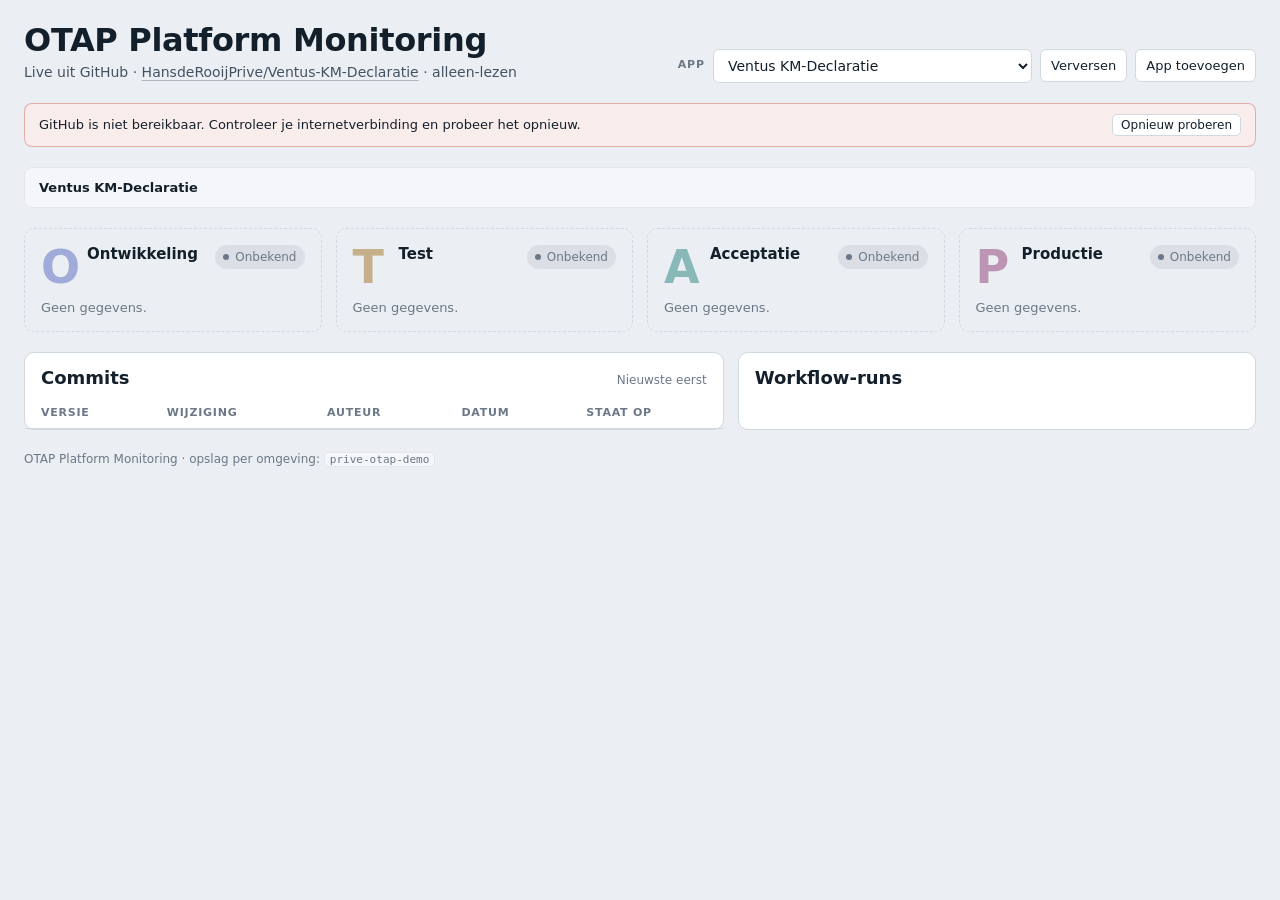
<file: index.html>
<!DOCTYPE html>
<html lang="nl">
<head>
<meta charset="utf-8">
<meta name="viewport" content="width=device-width, initial-scale=1, viewport-fit=cover">
<meta name="color-scheme" content="light dark">
<title>OTAP Platform Monitoring</title>
<meta name="theme-color" content="#2563eb">
<meta name="mobile-web-app-capable" content="yes">
<meta name="apple-mobile-web-app-capable" content="yes">
<meta name="apple-mobile-web-app-title" content="OTAP Monitor">
<link rel="apple-touch-icon" href="[data-uri]">
<link rel="icon" href="[data-uri]">
<link rel="manifest" href='data:application/manifest+json,{"name":"OTAP%20Platform%20Monitoring","short_name":"OTAP%20Monitor","display":"standalone","start_url":".","icons":[{"src":"[data-uri]","sizes":"256x256","type":"image/png"}]}'>
<style>:root { --merk: #2563eb; --merk-donker: #1e40af; --merk-licht: #3b82f6; }
:root {
  --bg: #EBEFF3; --surface: #FFFFFF; --surface-2: #F4F6F9; --ink: #13202C; --ink-2: #435263; --ink-3: #6B7887;
  --line: #D0D8E0; --line-2: #E2E7EC;
  --o: #4859BD; --t: #9A660E; --a: #12766F; --p: #872A69;
  --ok: #21804A; --warn: #A96400; --bad: #BA372B;
  --btn: #13202C; --btn-ink: #FFFFFF; --prod-ink: #FFFFFF; --focus: #4859BD;
  --shadow: 0 1px 2px rgba(19,32,44,.06), 0 6px 20px -12px rgba(19,32,44,.25);
  /* verkeersbord-achtige display (DIN), rest systeemfonts: geen externe fonts nodig */
  --display: "Bahnschrift", "DIN Alternate", "Segoe UI Variable Display", system-ui, sans-serif;
  --sans: system-ui, -apple-system, "Segoe UI", Roboto, sans-serif;
  --mono: ui-monospace, "Cascadia Mono", "SF Mono", Consolas, monospace;
}
@media (prefers-color-scheme: dark) {
  :root {
    --bg: #0E141A; --surface: #161F28; --surface-2: #1B2631; --ink: #E4EAF0; --ink-2: #A6B3C0; --ink-3: #76848F;
    --line: #2A3643; --line-2: #222D38;
    --o: #909CF2; --t: #E2AA4C; --a: #4EC0B7; --p: #D97DB7;
    --ok: #58C27C; --warn: #E6A63A; --bad: #EE6B5F;
    --btn: #E4EAF0; --btn-ink: #0E141A; --prod-ink: #1A0E16; --focus: #909CF2;
    --shadow: 0 1px 2px rgba(0,0,0,.3), 0 8px 24px -14px rgba(0,0,0,.6);
  }
}
* { box-sizing: border-box; }
body { margin: 0; background: var(--bg); color: var(--ink); font: 14px/1.5 var(--sans); -webkit-font-smoothing: antialiased; }
button { font: inherit; color: inherit; }
:focus-visible { outline: 2px solid var(--focus); outline-offset: 2px; border-radius: 4px; }
code { font-family: var(--mono); background: var(--surface-2); border: 1px solid var(--line-2); padding: 0 5px; border-radius: 4px; font-size: .92em; }
.mono { font-family: var(--mono); font-variant-numeric: tabular-nums; }
.wrap { max-width: 1360px; margin: 0 auto; padding: 24px 24px 40px; display: flex; flex-direction: column; gap: 20px; }

/* kop */
header { display: flex; flex-wrap: wrap; gap: 16px 32px; align-items: flex-end; justify-content: space-between; }
.brand { display: flex; flex-direction: column; gap: 4px; }
.brand h1 { margin: 0; font: 700 32px/1.05 var(--display); letter-spacing: -.01em; text-wrap: balance; }
.brand p { margin: 0; color: var(--ink-2); }
#env-badge:not(:empty) { display: inline-block; vertical-align: 6px; background: var(--merk); color: #fff;
  padding: 3px 9px; border-radius: 999px; font: 700 12px/1.2 var(--sans); letter-spacing: .06em; }
.demo-tag { display: inline-block; font: 500 11px/1 var(--mono); letter-spacing: .06em; text-transform: uppercase; color: var(--ink-3);
  border: 1px dashed var(--line); padding: 4px 6px; border-radius: 4px; margin-left: 6px; vertical-align: 1px; }
.controls { display: flex; flex-wrap: wrap; gap: 8px; align-items: center; }
.toggle { display: inline-flex; align-items: center; gap: 8px; background: var(--surface); border: 1px solid var(--line); border-radius: 999px;
  padding: 6px 12px 6px 8px; cursor: pointer; font-size: 13px; color: var(--ink-2); }
.toggle:hover { border-color: var(--ink-3); }
.toggle .sw { width: 26px; height: 16px; border-radius: 999px; background: var(--line); position: relative; transition: background .15s; }
.toggle .sw::after { content: ""; position: absolute; top: 2px; left: 2px; width: 12px; height: 12px; border-radius: 50%; background: var(--surface); transition: transform .15s; }
.toggle[aria-pressed="true"] { color: var(--ink); }
.toggle[aria-pressed="true"] .sw { background: var(--tc, var(--ok)); }
.toggle[aria-pressed="true"] .sw::after { transform: translateX(10px); }
.linkbtn { background: none; border: 0; color: var(--ink-3); cursor: pointer; font-size: 13px; padding: 6px 8px; text-decoration: underline; text-underline-offset: 3px; }
.linkbtn:hover:not(:disabled) { color: var(--ink); }
.linkbtn:disabled { cursor: not-allowed; opacity: .5; }

.summary { display: flex; flex-wrap: wrap; gap: 6px 20px; color: var(--ink-2); font-size: 13px; padding: 10px 14px;
  background: var(--surface-2); border: 1px solid var(--line-2); border-radius: 8px; }
.summary b { color: var(--ink); font-weight: 600; }

/* omgevingen */
.lanes { display: grid; grid-template-columns: repeat(4, minmax(0, 1fr)); gap: 14px; }
.lane { background: var(--surface); border: 1px solid var(--line); border-radius: 10px; display: flex; flex-direction: column; box-shadow: var(--shadow); min-width: 0; }
.lane.is-prod { border-color: color-mix(in srgb, var(--p) 45%, var(--line)); }
.lane-head { display: flex; gap: 12px; align-items: flex-start; padding: 16px 16px 12px; }
.glyph { font: 700 46px/.8 var(--display); color: var(--env); width: 34px; flex: none; padding-top: 4px; }
.lane-title { flex: 1; min-width: 0; }
.lane-title h2 { margin: 0; font: 600 15px/1.3 var(--sans); }
.lane-title .host { font: 12px/1.4 var(--mono); color: var(--ink-3); overflow-wrap: anywhere; }
.pill { display: inline-flex; align-items: center; gap: 6px; font-size: 12px; font-weight: 500; padding: 3px 8px; border-radius: 999px; white-space: nowrap;
  background: color-mix(in srgb, var(--c) 13%, transparent); color: var(--c); }
.pill::before { content: ""; width: 6px; height: 6px; border-radius: 50%; background: currentColor; }
.pill.busy::before { animation: pulse 1s ease-in-out infinite; }
@keyframes pulse { 50% { opacity: .25; } }

.lane-body { padding: 0 16px 14px; display: flex; flex-direction: column; gap: 12px; flex: 1; }
.ver { display: flex; flex-direction: column; gap: 2px; }
.ver-btn { all: unset; cursor: pointer; font: 500 24px/1.15 var(--mono); letter-spacing: -.02em; font-variant-numeric: tabular-nums;
  border-radius: 4px; align-self: flex-start; border-bottom: 2px solid transparent; }
.ver-btn:hover { border-bottom-color: var(--line); }
.ver-btn.sel { border-bottom-color: var(--env); }
.ver-btn:focus-visible { outline: 2px solid var(--focus); outline-offset: 2px; }
.ver-meta { font-size: 12px; color: var(--ink-3); }
.ver-meta .mono { color: var(--ink-2); }
.note { font-size: 12px; line-height: 1.45; padding: 8px 10px; border-radius: 6px; background: color-mix(in srgb, var(--bad) 10%, transparent); color: var(--ink); }
.note b { color: var(--bad); }

.steps { list-style: none; margin: 0; padding: 10px 12px; display: flex; flex-direction: column; gap: 5px; background: var(--surface-2); border-radius: 6px; font-size: 12.5px; }
.steps .hd { font-size: 12px; color: var(--ink-2); margin-bottom: 2px; }
.steps li { display: flex; gap: 8px; align-items: center; color: var(--ink-3); }
.steps li i { font-style: normal; width: 14px; text-align: center; font-family: var(--mono); flex: none; }
.steps li.done { color: var(--ink-2); } .steps li.done i { color: var(--ok); }
.steps li.now { color: var(--ink); font-weight: 500; } .steps li.now i { color: var(--env); animation: pulse 1s infinite; }
.steps li.fail { color: var(--bad); font-weight: 500; }

.facts { display: grid; grid-template-columns: auto 1fr; gap: 4px 12px; margin: 0; font-size: 12.5px; }
.facts dt { color: var(--ink-3); } .facts dd { margin: 0; color: var(--ink-2); min-width: 0; overflow-wrap: anywhere; }
.metric { display: flex; align-items: flex-end; gap: 10px; }
.metric .num { font: 500 13px/1 var(--mono); color: var(--ink); white-space: nowrap; }
.metric .num small { color: var(--ink-3); font-weight: 400; }
.spark { flex: 1; height: 26px; min-width: 0; }
.spark svg { width: 100%; height: 100%; display: block; overflow: visible; }

.gate { border-top: 1px dashed var(--line); padding: 12px 16px 16px; display: flex; flex-direction: column; gap: 10px;
  background: color-mix(in srgb, var(--env) 4%, transparent); border-radius: 0 0 10px 10px; }
.gate-hd { display: flex; justify-content: space-between; align-items: baseline; gap: 8px; }
.gate-hd span { font-size: 11px; font-weight: 600; letter-spacing: .08em; text-transform: uppercase; color: var(--ink-3); }
.gate-hd em { font-style: normal; font-size: 12px; color: var(--ink-3); }
.checks { list-style: none; margin: 0; padding: 0; display: flex; flex-direction: column; gap: 6px; font-size: 12.5px; }
.checks li { display: flex; gap: 8px; align-items: flex-start; color: var(--ink-2); }
.checks li .ic { flex: none; width: 16px; height: 16px; border-radius: 50%; display: grid; place-items: center; font: 600 10px/1 var(--mono); margin-top: 1px; }
.checks li.ok .ic { background: color-mix(in srgb, var(--ok) 16%, transparent); color: var(--ok); }
.checks li.no .ic { background: color-mix(in srgb, var(--warn) 16%, transparent); color: var(--warn); }
.checks li.run .ic { background: color-mix(in srgb, var(--env) 16%, transparent); color: var(--env); animation: pulse 1s infinite; }
.checks li .lbl { flex: 1; min-width: 0; }
.mini { flex: none; border: 1px solid var(--line); background: var(--surface); border-radius: 5px; padding: 1px 8px; font-size: 12px; cursor: pointer; color: var(--ink); }
.mini:hover { border-color: var(--ink-3); }
.btn { display: flex; align-items: center; justify-content: center; gap: 8px; width: 100%; border: 0; border-radius: 6px; padding: 9px 12px;
  font-weight: 500; font-size: 13px; cursor: pointer; background: var(--btn); color: var(--btn-ink); }
.btn:hover:not(:disabled) { filter: brightness(1.15); }
.btn.prod { background: var(--p); color: var(--prod-ink); }
.btn.ghost { background: transparent; color: var(--ink); border: 1px solid var(--line); }
.btn.ghost:hover:not(:disabled) { border-color: var(--ink-3); filter: none; }
.btn:disabled { cursor: not-allowed; background: var(--surface-2); color: var(--ink-3); border: 1px solid var(--line-2); }
.why { font-size: 12px; color: var(--ink-3); margin: -4px 0 0; }

/* releases + logboek */
.lower { display: grid; grid-template-columns: minmax(0, 1.35fr) minmax(0, 1fr); gap: 14px; }
.panel { background: var(--surface); border: 1px solid var(--line); border-radius: 10px; min-width: 0; display: flex; flex-direction: column; }
.panel-hd { display: flex; justify-content: space-between; align-items: baseline; padding: 14px 16px 10px; gap: 12px; }
.panel-hd h2 { margin: 0; font: 700 18px/1.2 var(--display); }
.panel-hd span { font-size: 12px; color: var(--ink-3); }
.tbl-wrap { overflow-x: auto; }
table { width: 100%; border-collapse: collapse; font-size: 13px; }
th { text-align: left; font-size: 11px; font-weight: 600; letter-spacing: .07em; text-transform: uppercase; color: var(--ink-3); padding: 6px 16px; border-bottom: 1px solid var(--line); }
td { padding: 9px 16px; border-bottom: 1px solid var(--line-2); white-space: nowrap; color: var(--ink-2); }
tbody tr { cursor: pointer; }
tbody tr:hover td { background: var(--surface-2); }
tbody tr.sel td { background: color-mix(in srgb, var(--o) 8%, transparent); }
tbody tr.sel td:first-child { box-shadow: inset 3px 0 0 var(--ink); }
td.v { font: 500 13px var(--mono); color: var(--ink); }
.pips { display: inline-flex; gap: 3px; }
.pip { width: 20px; height: 20px; border-radius: 4px; display: grid; place-items: center; font: 700 11px/1 var(--display); color: var(--ink-3); border: 1px solid var(--line-2); }
.pip.on { background: color-mix(in srgb, var(--env) 16%, transparent); color: var(--env); border-color: transparent; }
.pip.here { background: var(--env); color: var(--surface); border-color: transparent; }
.detail { padding: 14px 16px 16px; border-top: 1px solid var(--line); display: flex; flex-direction: column; gap: 8px; }
.detail h3 { margin: 0; font: 600 14px var(--sans); }
.detail h3 .mono { font-weight: 500; }
.detail ul { margin: 0; padding: 0; list-style: none; display: flex; flex-direction: column; gap: 5px; }
.detail li { display: flex; gap: 10px; font-size: 13px; color: var(--ink-2); }
.detail li .mono { color: var(--ink-3); flex: none; width: 62px; }

.log { list-style: none; margin: 0; padding: 0 8px 12px; overflow-y: auto; max-height: 430px; }
.log li { display: grid; grid-template-columns: 86px 22px 1fr; gap: 8px; align-items: start; padding: 7px 8px; border-radius: 6px; font-size: 13px; color: var(--ink-2); }
.log li.new { animation: flash 1.6s ease-out; }
@keyframes flash { from { background: color-mix(in srgb, var(--ok) 14%, transparent); } to { background: transparent; } }
.log time { font: 12px/1.6 var(--mono); color: var(--ink-3); white-space: nowrap; }
.log .e { width: 20px; height: 20px; border-radius: 4px; display: grid; place-items: center; font: 700 11px/1 var(--display);
  background: color-mix(in srgb, var(--env) 16%, transparent); color: var(--env); }
.log li.bad .txt { color: var(--bad); }
.log li.warn .txt { color: var(--warn); }
.voet { font-size: 12px; color: var(--ink-3); }

/* app-kiezer + live overzicht */
[hidden] { display: none !important; }
.view { display: flex; flex-direction: column; gap: 20px; }
.lnk { color: inherit; text-decoration: underline; text-decoration-color: color-mix(in srgb, currentColor 35%, transparent); text-underline-offset: 3px; }
.lnk:hover { text-decoration-color: currentColor; }
.kiezer { display: flex; flex-wrap: wrap; gap: 8px; align-items: center; }
.kiezer label { font-size: 11px; font-weight: 600; letter-spacing: .08em; text-transform: uppercase; color: var(--ink-3); }
.kiezer select { font: 500 14px/1.2 var(--sans); color: var(--ink); background: var(--surface); border: 1px solid var(--line); border-radius: 6px;
  padding: 7px 10px; min-width: 240px; max-width: 100%; }
.kiezer .mini, .toevoeg .mini { padding: 6px 10px; font-size: 13px; border-radius: 6px; }
.toevoeg { display: flex; flex-wrap: wrap; gap: 8px 10px; align-items: center; padding: 12px 14px; background: var(--surface); border: 1px solid var(--line); border-radius: 8px; }
.toevoeg label { font-weight: 600; font-size: 13px; }
.toevoeg input { font: 14px/1.2 var(--mono); color: var(--ink); background: var(--surface-2); border: 1px solid var(--line); border-radius: 6px; padding: 7px 10px; min-width: min(360px, 100%); }
.toevoeg .hint { font-size: 12px; color: var(--ink-3); flex-basis: 100%; }
.fout-tekst { font-size: 12.5px; color: var(--bad); }
.fout-tekst:empty { display: none; }
#live-status:empty { display: none; }
.melding { display: flex; flex-wrap: wrap; gap: 8px 16px; align-items: center; justify-content: space-between; padding: 10px 14px; border-radius: 8px; font-size: 13px; }
.melding.laden { background: var(--surface-2); color: var(--ink-2); border: 1px solid var(--line-2); }
.melding.fout { background: color-mix(in srgb, var(--bad) 9%, var(--surface)); color: var(--ink); border: 1px solid color-mix(in srgb, var(--bad) 35%, transparent); }
.ver-txt { font: 500 24px/1.15 var(--mono); letter-spacing: -.02em; font-variant-numeric: tabular-nums; }
.msg { margin: 0; font-size: 13px; color: var(--ink-2); display: -webkit-box; -webkit-line-clamp: 2; -webkit-box-orient: vertical; overflow: hidden; }
.lane.leeg { background: transparent; box-shadow: none; border-style: dashed; }
.lane.leeg .glyph { opacity: .45; }
.leeg-tekst { margin: 0; font-size: 13px; color: var(--ink-3); }
.checks li.wait .ic { background: color-mix(in srgb, var(--env) 16%, transparent); color: var(--env); }
.checks li.info .ic { background: var(--surface-2); color: var(--ink-3); border: 1px solid var(--line-2); }
a.btn { text-decoration: none; }
#live-commits tr { cursor: default; }
td.msg-cell { white-space: normal; min-width: 240px; max-width: 480px; color: var(--ink); }
.chip { display: inline-flex; align-items: center; font-size: 12px; font-weight: 500; line-height: 1.5; padding: 0 8px; border-radius: 999px;
  border: 1px solid var(--line); color: var(--ink-2); background: var(--surface); }
.chip.ok { color: var(--ok); border-color: color-mix(in srgb, var(--ok) 40%, transparent); background: color-mix(in srgb, var(--ok) 8%, transparent); }
.chip.no { color: var(--warn); border-color: color-mix(in srgb, var(--warn) 45%, transparent); background: color-mix(in srgb, var(--warn) 9%, transparent); }
.chip-link { text-decoration: none; }
.chip-link:hover .chip { border-color: currentColor; }

@media (max-width: 1150px) { .lanes { grid-template-columns: repeat(2, minmax(0, 1fr)); } .lower { grid-template-columns: 1fr; } }
@media (max-width: 640px) { .lanes { grid-template-columns: 1fr; } .wrap { padding: 16px; } .brand h1 { font-size: 26px; } }
@media (prefers-reduced-motion: reduce) { *, *::before, *::after { animation: none !important; transition: none !important; } }
</style>
</head>
<body>
<div class="wrap">
  <header>
    <div class="brand">
      <h1>OTAP Platform Monitoring <span id="env-badge" title="Deze app draait zelf op deze omgeving"></span></h1>
      <p id="subtitel"></p>
    </div>
    <div class="kiezer">
      <label for="app-kies">App</label>
      <select id="app-kies"></select>
      <button class="mini" id="ververs" type="button" data-l="ververs">Verversen</button>
      <button class="mini" type="button" data-l="toevoegen">App toevoegen</button>
      <button class="mini" id="verwijder" type="button" data-l="verwijder" hidden>Verwijderen</button>
    </div>
  </header>

  <form id="toevoeg-form" class="toevoeg" hidden>
    <label for="toevoeg-repo">GitHub-repo</label>
    <input id="toevoeg-repo" placeholder="eigenaar/repo" autocomplete="off" spellcheck="false">
    <button class="mini" type="submit">Toevoegen</button>
    <button class="linkbtn" type="button" data-l="annuleer">Annuleren</button>
    <span id="toevoeg-fout" class="fout-tekst" role="alert"></span>
    <span class="hint">Alleen openbare repo's. Omgevingen worden herkend aan de branches development (Test), acceptatie en main (Productie).</span>
  </form>

  <div id="view-live" class="view" hidden>
    <div id="live-status"></div>
    <div class="summary" id="live-summary"></div>
    <section class="lanes" id="live-lanes" aria-label="Omgevingen"></section>
    <section class="lower">
      <div class="panel">
        <div class="panel-hd"><h2 id="live-commits-titel">Commits</h2><span>Nieuwste eerst</span></div>
        <div class="tbl-wrap"><table>
          <thead><tr><th>Versie</th><th>Wijziging</th><th>Auteur</th><th>Datum</th><th>Staat op</th></tr></thead>
          <tbody id="live-commits"></tbody>
        </table></div>
      </div>
      <div class="panel">
        <div class="panel-hd"><h2>Workflow-runs</h2><span id="live-runcount"></span></div>
        <ul class="log" id="live-log"></ul>
      </div>
    </section>
  </div>

  <div id="view-sim" class="view" hidden>
    <div class="controls" id="controls"></div>
    <div class="summary" id="summary"></div>
    <section class="lanes" id="lanes" aria-label="Omgevingen"></section>
    <section class="lower">
      <div class="panel">
        <div class="panel-hd"><h2>Releases</h2><span>Klik een release voor de wijzigingen</span></div>
        <div class="tbl-wrap"><table>
          <thead><tr><th>Versie</th><th>Commit</th><th>Branch</th><th>Gebouwd</th><th>Doorlopen</th></tr></thead>
          <tbody id="rels"></tbody>
        </table></div>
        <div class="detail" id="detail"></div>
      </div>
      <div class="panel">
        <div class="panel-hd"><h2>Logboek</h2><span id="logcount"></span></div>
        <ul class="log" id="log"></ul>
      </div>
    </section>
  </div>

  <footer class="voet">OTAP Platform Monitoring · opslag per omgeving: <code id="sleutel"></code></footer>
</div>
<script>(function () {
'use strict';

// Door build.py per omgeving ingevuld:
const STORAGE_KEY = 'prive-otap-demo';   // prod / .acc / .test
const ENV = 'prod';
const ENV_LABEL = '';
// Vaste gegevens van de gesimuleerde releasestraat.
const OPERATOR = 'H. de Rooij', PO = 'S. Bakker', CM = 'R. Visser';
const ORDER = ['O', 'T', 'A', 'P'];
const NEXT = { O: 'T', T: 'A', A: 'P' };
const OMG = {
  O: { name: 'Ontwikkeling', host: 'ontw.platform.intern', data: 'Synthetische data', inst: '1 instantie', db: 'pg-ontw-01', base: 190 },
  T: { name: 'Test', host: 'test.platform.intern', data: 'Vaste testset · 1.200 dossiers', inst: '1 instantie', db: 'pg-test-01', base: 220 },
  A: { name: 'Acceptatie', host: 'acc.platform.intern', data: 'Geanonimiseerde productiekopie', inst: '2 instanties', db: 'pg-acc-01', base: 165 },
  P: { name: 'Productie', host: 'platform.intern', data: 'Productiedata', inst: '3 instanties', db: 'pg-prod-01 (HA)', base: 140 }
};
const STEPS = {
  build: ['Broncode ophalen (main)', 'Compileren', 'Unittests 412/412', 'SAST-scan', 'Image publiceren', 'Uitrollen op Ontwikkeling'],
  std: ['Artefact ophalen', 'Database-migraties (Flyway)', 'Uitrollen', 'Rooktest'],
  prod: ['Groene omgeving opbouwen', 'Database-migraties (Flyway)', 'Rooktest', 'Verkeer 10% → groen', 'Verkeer 50% → groen', 'Verkeer 100% → groen', 'Blauwe omgeving afbouwen'],
  rollback: ['Blauwe omgeving activeren', 'Verkeer 100% → blauw', 'Groene omgeving afbouwen']
};
const POOL = [
  ['VEN-426', 'Dashboard voor teamleads'], ['VEN-429', 'Upgrade naar Node 22 LTS'], ['VEN-431', 'Fix: sessie verloopt te vroeg'],
  ['VEN-433', 'PDF-bijlagen tot 20 MB'], ['VEN-436', 'Toegankelijkheid: focusstijlen formulieren'], ['VEN-438', 'Fix: sortering op status'],
  ['VEN-441', 'Herinneringsmail na 14 dagen'], ['VEN-444', 'Afwijzing met toelichting']
];
const MONTHS = ['jan', 'feb', 'mrt', 'apr', 'mei', 'jun', 'jul', 'aug', 'sep', 'okt', 'nov', 'dec'];

function seed() {
  return {
    releases: [
      { v: '2026.09.3', commit: '5c2e8f1', branch: 'main', built: '10 sep 11:22', reached: ['O'], changes: [['VEN-420', 'Bulkgoedkeuring voor managers'], ['VEN-423', 'Fix: e-mailnotificatie dubbel verstuurd']] },
      { v: '2026.09.2', commit: 'd19be70', branch: 'main', built: '8 sep 15:05', reached: ['O', 'T'], changes: [['VEN-412', 'Kilometers per rit invoeren'], ['VEN-415', 'Tarieftabel 2026 (€ 0,23 per km)'], ['VEN-417', 'Performance: index op declaratiedatum']] },
      { v: '2026.09.1', commit: 'a7c04e9', branch: 'main', built: '3 sep 09:48', reached: ['O', 'T', 'A'], changes: [['VEN-398', 'Inloggen via Entra ID (SSO)'], ['VEN-402', 'Auditlog voor wijzigingen in dossiers'], ['VEN-405', 'Fix: datumfilter in overzicht']] },
      { v: '2026.08.4', commit: '3fa91c2', branch: 'release/2026.08', built: '28 aug 14:10', reached: ['O', 'T', 'A', 'P'], changes: [['VEN-371', 'Export van declaraties naar CSV'], ['VEN-380', 'Fix: afronding kilometervergoeding']] },
      { v: '2026.08.3', commit: '9be2d44', branch: 'release/2026.08', built: '19 aug 10:31', reached: ['O', 'T', 'A', 'P'], changes: [['VEN-362', 'Bijlagen vanaf mobiel uploaden'], ['VEN-366', 'Fix: rechten voor gastgebruikers']] }
    ],
    envs: {
      O: { hist: ['2026.09.2', '2026.09.3'], by: 'CI-pipeline', at: '10 sep 11:22', status: 'ok' },
      T: { hist: ['2026.09.1', '2026.09.2'], by: 'CI-pipeline', at: '9 sep 16:40', status: 'ok' },
      A: { hist: ['2026.08.4', '2026.09.1'], by: OPERATOR, at: '9 sep 10:04', status: 'ok' },
      P: { hist: ['2026.08.3', '2026.08.4'], by: 'M. Jansen', at: '2 sep 19:12', status: 'ok' }
    },
    gates: { T: { reg: 'idle' }, A: { uat: false, cab: false, chg: null } },
    windowOpen: false, freeze: false, failSmoke: false, selected: '2026.09.2', pool: 0, chgSeq: 188,
    log: [
      { t: '10 sep 11:22', e: 'O', lv: 'ok', x: '2026.09.3 gebouwd en uitgerold door CI-pipeline' },
      { t: '9 sep 16:40', e: 'T', lv: 'ok', x: '2026.09.2 gepromoveerd naar Test' },
      { t: '9 sep 10:04', e: 'A', lv: 'ok', x: '2026.09.1 gepromoveerd naar Acceptatie door ' + OPERATOR },
      { t: '2 sep 19:12', e: 'P', lv: 'ok', x: '2026.08.4 live in Productie · CHG-0187 · M. Jansen' }
    ]
  };
}
// Toestand, poortcriteria, uitrol en acties. Opslag per omgeving via STORAGE_KEY.
const reduced = window.matchMedia && matchMedia('(prefers-reduced-motion: reduce)').matches;
let DUR = reduced ? 220 : 850;        // duur per uitrolstap (ms)
let REG_MS = reduced ? 120 : 260;     // tik van de regressietest (ms)

function laad() {
  let s = null;
  try { s = JSON.parse(localStorage.getItem(STORAGE_KEY)); } catch (e) { s = null; }
  if (!s || typeof s !== 'object' || !s.envs) s = seed();
  if (s.gates.T.reg === 'running') s.gates.T.reg = 'idle';   // onderbroken test na herladen
  ORDER.forEach(function (k) { if (s.envs[k].status !== 'failed') s.envs[k].status = 'ok'; });
  return s;
}
let S = laad();
function save() {
  try { localStorage.setItem(STORAGE_KEY, JSON.stringify(S)); } catch (e) { /* geen opslag */ }
}

const RUN = {};      // lopende uitrol per omgeving (niet opgeslagen)
let regCount = 0, regTimer = null, freshLog = 0;

function cur(k) { const h = S.envs[k].hist; return h[h.length - 1]; }
function prev(k) { const h = S.envs[k].hist; return h.length > 1 ? h[h.length - 2] : null; }
function rel(v) { return S.releases.find(function (r) { return r.v === v; }); }
function busy() { return Object.keys(RUN).length > 0; }
function now() {
  const d = new Date();
  return d.getDate() + ' ' + MONTHS[d.getMonth()] + ' ' + String(d.getHours()).padStart(2, '0') + ':' + String(d.getMinutes()).padStart(2, '0');
}
function log(e, lv, x) {
  S.log.unshift({ t: now(), e: e, lv: lv, x: x });
  freshLog++;
  if (S.log.length > 80) S.log.pop();
}

/* ---------- poortcriteria ---------- */
function gate(src) {
  const tgt = NEXT[src], g = [];
  if (src === 'O') {
    g.push({ ok: true, l: 'Build geslaagd' }, { ok: true, l: 'Unittests 412/412 geslaagd' }, { ok: true, l: 'SAST-scan: 0 kritieke bevindingen' });
  } else if (src === 'T') {
    const r = S.gates.T.reg;
    g.push(r === 'pass' ? { ok: true, l: 'Regressietest 186/186 geslaagd' }
      : r === 'running' ? { run: true, l: 'Regressietest loopt… ' + regCount + '/186' }
      : { ok: false, l: 'Regressietest nog niet uitgevoerd', act: 'reg', al: 'Starten' });
    g.push({ ok: !S.freeze, l: S.freeze ? 'Release freeze actief' : 'Geen release freeze' });
  } else {
    const a = S.gates.A;
    g.push(a.uat ? { ok: true, l: 'Gebruikersacceptatie: akkoord van ' + PO + ' (PO)' } : { ok: false, l: 'Gebruikersacceptatie door product owner', act: 'uat', al: 'Akkoord geven' });
    g.push(a.cab ? { ok: true, l: a.chg + ' goedgekeurd door ' + CM + ' · vier-ogenprincipe' } : { ok: false, l: 'Change-goedkeuring (goedkeurder ≠ uitvoerder)', act: 'cab', al: 'Goedkeuren' });
    g.push({ ok: S.windowOpen, l: S.windowOpen ? 'Binnen wijzigingsvenster (tot 20:00)' : 'Buiten wijzigingsvenster (18:00–20:00)' });
    g.push({ ok: !S.freeze, l: S.freeze ? 'Release freeze actief' : 'Geen release freeze' });
  }
  let why = '';
  if (RUN[src] || RUN[tgt]) why = 'Wacht tot de lopende uitrol klaar is.';
  else if (cur(src) === cur(tgt)) why = OMG[tgt].name + ' draait deze versie al.';
  else if (g.some(function (c) { return !c.ok; })) why = 'Nog niet alle poortcriteria zijn gehaald.';
  return { g: g, why: why, ok: !why };
}

/* ---------- uitrol ---------- */
function deploy(k, v, kind, by) {
  RUN[k] = { steps: STEPS[kind], i: 0, v: v, kind: kind, fail: false };
  S.envs[k].status = 'ok';
  log(k, 'info', (kind === 'rollback' ? 'Terugdraaien naar ' : kind === 'build' ? 'Build ' : 'Uitrol ') + v + ' gestart door ' + by);
  render();
  function step() {
    const r = RUN[k];
    if (!r) return;
    if (kind === 'prod' && S.failSmoke && r.steps[r.i] === 'Rooktest') {
      r.fail = true;
      render();
      setTimeout(function () {
        delete RUN[k];
        S.envs[k].status = 'failed';
        log(k, 'bad', 'Rooktest ' + v + ' mislukt: /api/health gaf 503. Verkeer blijft op ' + cur(k) + ', groene omgeving afgebouwd.');
        save(); render();
      }, DUR * 1.4);
      return;
    }
    r.i++;
    if (r.i >= r.steps.length) { done(k, v, kind, by); return; }
    render();
    setTimeout(step, DUR);
  }
  setTimeout(step, DUR);
}

function done(k, v, kind, by) {
  delete RUN[k];
  const e = S.envs[k];
  if (kind === 'rollback') e.hist.pop(); else e.hist.push(v);
  if (e.hist.length > 6) e.hist.shift();
  e.by = by; e.at = now(); e.status = 'ok';
  const r = rel(v);
  if (r && r.reached.indexOf(k) < 0) r.reached.push(k);
  if (k === 'T') S.gates.T.reg = 'idle';
  if (k === 'A') S.gates.A = { uat: false, cab: false, chg: null };
  if (kind === 'build') log(k, 'ok', v + ' gebouwd en uitgerold op Ontwikkeling');
  else if (kind === 'rollback') log(k, 'warn', 'Productie teruggedraaid naar ' + v + ' door ' + by);
  else if (k === 'P') { log(k, 'ok', v + ' live in Productie · ' + (S.gates.A.chg || 'CHG') + ' · ' + by); S.gates.A = { uat: false, cab: false, chg: null }; }
  else log(k, 'ok', v + ' gepromoveerd naar ' + OMG[k].name + ' door ' + by);
  save(); render();
}

/* ---------- acties ---------- */
const ACT = {
  promote: function (src) {
    if (!gate(src).ok) return;
    const tgt = NEXT[src];
    deploy(tgt, cur(src), tgt === 'P' ? 'prod' : 'std', OPERATOR);
  },
  build: function () {
    if (RUN.O) return;
    const last = S.releases[0].v.split('.');
    const v = last[0] + '.' + last[1] + '.' + (+last[2] + 1);
    const a = POOL[S.pool % POOL.length], b = POOL[(S.pool + 1) % POOL.length];
    S.pool += 2;
    const commit = Math.random().toString(16).slice(2, 9).padEnd(7, '0');
    S.releases.unshift({ v: v, commit: commit, branch: 'main', built: now(), reached: [], changes: [a, b] });
    S.selected = v;
    deploy('O', v, 'build', 'CI-pipeline');
  },
  reg: function () {
    if (S.gates.T.reg !== 'idle') return;
    S.gates.T.reg = 'running';
    regCount = 0;
    log('T', 'info', 'Regressietest gestart op ' + cur('T'));
    render();
    regTimer = setInterval(function () {
      regCount = Math.min(186, regCount + (reduced ? 62 : 17));
      if (regCount >= 186) {
        clearInterval(regTimer);
        S.gates.T.reg = 'pass';
        log('T', 'ok', 'Regressietest ' + cur('T') + ': 186/186 geslaagd');
        save();
      }
      render();
    }, REG_MS);
  },
  uat: function () { S.gates.A.uat = true; log('A', 'ok', 'Gebruikersacceptatie ' + cur('A') + ' akkoord door ' + PO); save(); render(); },
  cab: function () {
    const c = 'CHG-0' + (S.chgSeq++);
    S.gates.A.cab = true; S.gates.A.chg = c;
    log('A', 'ok', c + ' voor ' + cur('A') + ' goedgekeurd door ' + CM);
    save(); render();
  },
  rollback: function () { const p = prev('P'); if (!p || RUN.P) return; deploy('P', p, 'rollback', OPERATOR); },
  win: function () {
    S.windowOpen = !S.windowOpen;
    log('sys', 'info', S.windowOpen ? 'Wijzigingsvenster geopend (18:00–20:00, gesimuleerd)' : 'Wijzigingsvenster gesloten');
    save(); render();
  },
  freeze: function () {
    S.freeze = !S.freeze;
    log('sys', S.freeze ? 'warn' : 'info', S.freeze ? 'Release freeze ingesteld: geen promoties naar A en P' : 'Release freeze opgeheven');
    save(); render();
  },
  fail: function () { S.failSmoke = !S.failSmoke; save(); render(); },
  sel: function (v) { S.selected = v; save(); render(); },
  reset: function () {
    if (busy()) return;
    clearInterval(regTimer);
    S = seed(); regCount = 0;
    save(); render();
  }
};
// Weergave: omgevingsbanen, releasetabel en logboek.
const SERIES = {};
ORDER.forEach(function (k) {
  const b = OMG[k].base;
  SERIES[k] = Array.from({ length: 28 }, function (_, i) { return b + Math.round(Math.sin(i * .7 + b) * 14 + (Math.random() - .5) * 18); });
});

function envVar(k) { return 'var(--' + k.toLowerCase() + ')'; }

function spark(k) {
  const s = SERIES[k], min = Math.min.apply(null, s) - 10, max = Math.max.apply(null, s) + 10, w = 100, h = 26;
  const pts = s.map(function (y, i) { return [i / (s.length - 1) * w, h - (y - min) / (max - min) * h]; });
  const line = pts.map(function (p) { return p[0].toFixed(1) + ',' + p[1].toFixed(1); }).join(' ');
  const last = pts[pts.length - 1];
  return '<svg viewBox="0 0 100 26" preserveAspectRatio="none" aria-hidden="true">' +
    '<path d="M0,' + h + ' L' + line.replace(/ /g, ' L') + ' L' + w + ',' + h + ' Z" fill="var(--env)" fill-opacity=".12" stroke="none"/>' +
    '<polyline points="' + line + '" fill="none" stroke="var(--env)" stroke-width="1.5" vector-effect="non-scaling-stroke" stroke-linejoin="round"/>' +
    '<circle cx="' + last[0] + '" cy="' + last[1].toFixed(1) + '" r="2.6" fill="var(--env)" vector-effect="non-scaling-stroke"/></svg>';
}

function status(k) {
  const r = RUN[k];
  if (r) {
    if (r.fail) return '<span class="pill" style="--c:var(--bad)">Rooktest faalt</span>';
    return '<span class="pill busy" style="--c:var(--env)">' + (r.kind === 'build' ? 'Bouwen…' : r.kind === 'rollback' ? 'Terugdraaien…' : 'Uitrollen…') + '</span>';
  }
  if (S.envs[k].status === 'failed') return '<span class="pill" style="--c:var(--bad)">Uitrol mislukt</span>';
  return '<span class="pill" style="--c:var(--ok)">Gezond</span>';
}

function lane(k) {
  const E = OMG[k], e = S.envs[k], v = cur(k), r = RUN[k], R = rel(v);
  let h = '<article class="lane' + (k === 'P' ? ' is-prod' : '') + '" data-env="' + k + '" style="--env:' + envVar(k) + '">';
  h += '<div class="lane-head"><div class="glyph" aria-hidden="true">' + k + '</div><div class="lane-title"><h2>' + E.name + '</h2><div class="host">' + E.host + '</div></div>' + status(k) + '</div>';
  h += '<div class="lane-body"><div class="ver"><button class="ver-btn' + (S.selected === v ? ' sel' : '') + '" data-a="sel" data-k="' + v + '" title="Toon wijzigingen">' + v + '</button>';
  h += '<div class="ver-meta"><span class="mono">' + (R ? R.commit : '') + '</span> · ' + e.by + ' · ' + e.at + '</div></div>';
  if (r) {
    h += '<ol class="steps"><li class="hd">' + (r.kind === 'rollback' ? 'Terug naar ' : 'Nieuw: ') + '<span class="mono">' + r.v + '</span></li>';
    r.steps.forEach(function (s, i) {
      const c = i < r.i ? 'done' : i === r.i ? (r.fail ? 'fail' : 'now') : '';
      h += '<li class="' + c + '"><i>' + (i < r.i ? '✓' : i === r.i ? (r.fail ? '✕' : '●') : '○') + '</i>' + s + '</li>';
    });
    h += '</ol>';
  } else if (e.status === 'failed') {
    h += '<div class="note"><b>Uitrol teruggezet.</b> De rooktest faalde; gebruikers merkten niets. Productie draait nog <span class="mono">' + v + '</span>.</div>';
  }
  h += '<div class="metric"><span class="num" data-p95="' + k + '">' + SERIES[k][SERIES[k].length - 1] + ' <small>ms p95</small></span><div class="spark" data-spark="' + k + '">' + spark(k) + '</div></div>';
  h += '<dl class="facts"><dt>Data</dt><dd>' + E.data + '</dd><dt>Capaciteit</dt><dd>' + E.inst + '</dd><dt>Database</dt><dd class="mono">' + E.db + '</dd></dl></div>';

  h += '<div class="gate">';
  if (k !== 'P') {
    const G = gate(k), tgt = NEXT[k];
    h += '<div class="gate-hd"><span>Poort naar ' + OMG[tgt].name + '</span><em>' + G.g.filter(function (c) { return c.ok; }).length + '/' + G.g.length + '</em></div><ul class="checks">';
    G.g.forEach(function (c) {
      h += '<li class="' + (c.run ? 'run' : c.ok ? 'ok' : 'no') + '"><span class="ic">' + (c.run ? '…' : c.ok ? '✓' : '!') + '</span><span class="lbl">' + c.l + '</span>' +
        (c.act && !busy() ? '<button class="mini" data-a="' + c.act + '">' + c.al + '</button>' : '') + '</li>';
    });
    h += '</ul>';
    if (k === 'O') h += '<button class="btn ghost" data-a="build"' + (RUN.O ? ' disabled' : '') + '>Nieuwe build van main</button>';
    h += '<button class="btn' + (tgt === 'P' ? ' prod' : '') + '" data-a="promote" data-k="' + k + '"' + (G.ok ? '' : ' disabled') + '>Promoveer ' + v + ' naar ' + OMG[tgt].name + ' →</button>';
    if (G.why) h += '<p class="why">' + G.why + '</p>';
  } else {
    const p = prev('P');
    h += '<div class="gate-hd"><span>Noodprocedure</span><em>geen venster nodig</em></div>';
    h += '<p class="why" style="margin:0">Terugdraaien schakelt het verkeer terug naar de vorige blauwe omgeving.</p>';
    h += '<button class="btn ghost" data-a="rollback"' + (p && !RUN.P ? '' : ' disabled') + '>' + (p ? 'Terugdraaien naar ' + p : 'Geen vorige versie beschikbaar') + '</button>';
  }
  return h + '</div></article>';
}

function render() {
  document.getElementById('controls').innerHTML =
    '<button class="toggle" data-a="win" aria-pressed="' + S.windowOpen + '"><span class="sw"></span>Wijzigingsvenster ' + (S.windowOpen ? 'open' : 'gesloten') + '</button>' +
    '<button class="toggle" data-a="freeze" aria-pressed="' + S.freeze + '" style="--tc:var(--warn)"><span class="sw"></span>Release freeze</button>' +
    '<button class="toggle" data-a="fail" aria-pressed="' + S.failSmoke + '" style="--tc:var(--bad)"><span class="sw"></span>Scenario: rooktest faalt</button>' +
    '<button class="linkbtn" data-a="reset"' + (busy() ? ' disabled' : '') + '>Demo resetten</button>';

  const ahead = S.releases.filter(function (r) { return r.reached.indexOf('P') < 0 && r.reached.length; }).length;
  document.getElementById('summary').innerHTML =
    '<span>Productie draait <b class="mono">' + cur('P') + '</b></span>' +
    '<span><b>' + ahead + '</b> ' + (ahead === 1 ? 'release' : 'releases') + ' onderweg naar productie</span>' +
    '<span>Wijzigingsvenster: <b>' + (S.windowOpen ? 'open tot 20:00' : 'vandaag 18:00–20:00') + '</b></span>' +
    '<span>Ingelogd als <b>' + OPERATOR + '</b> · release manager</span>';

  document.getElementById('lanes').innerHTML = ORDER.map(lane).join('');

  document.getElementById('rels').innerHTML = S.releases.map(function (r) {
    const pips = ORDER.map(function (k) {
      const here = cur(k) === r.v || (RUN[k] && RUN[k].v === r.v && RUN[k].kind !== 'rollback');
      return '<span class="pip' + (here ? ' here' : r.reached.indexOf(k) >= 0 ? ' on' : '') + '" style="--env:' + envVar(k) + '" title="' + OMG[k].name + (here ? ' (nu)' : '') + '">' + k + '</span>';
    }).join('');
    return '<tr class="' + (S.selected === r.v ? 'sel' : '') + '" data-a="sel" data-k="' + r.v + '" tabindex="0"><td class="v">' + r.v + '</td><td class="mono">' + r.commit +
      '</td><td class="mono">' + r.branch + '</td><td>' + r.built + '</td><td><span class="pips">' + pips + '</span></td></tr>';
  }).join('');

  const s = rel(S.selected) || S.releases[0];
  document.getElementById('detail').innerHTML = '<h3>Wijzigingen in <span class="mono">' + s.v + '</span></h3><ul>' +
    s.changes.map(function (c) { return '<li><span class="mono">' + c[0] + '</span>' + c[1] + '</li>'; }).join('') + '</ul>';

  document.getElementById('logcount').textContent = S.log.length + ' gebeurtenissen';
  document.getElementById('log').innerHTML = S.log.map(function (l, i) {
    const sys = l.e === 'sys';
    return '<li class="' + l.lv + (i < freshLog ? ' new' : '') + '"><time>' + l.t + '</time><span class="e" style="--env:' + (sys ? 'var(--ink-3)' : envVar(l.e)) + '">' +
      (sys ? '·' : l.e) + '</span><span class="txt">' + l.x + '</span></li>';
  }).join('');
  freshLog = 0;
}

function tikMetrieken() {
  ORDER.forEach(function (k) {
    const b = OMG[k].base, s = SERIES[k];
    s.push(Math.round(b + (Math.random() - .5) * 26 + (RUN[k] ? 60 + Math.random() * 50 : 0)));
    s.shift();
    const sp = document.querySelector('[data-spark="' + k + '"]'), n = document.querySelector('[data-p95="' + k + '"]');
    if (sp) sp.innerHTML = spark(k);
    if (n) n.innerHTML = s[s.length - 1] + ' <small>ms p95</small>';
  });
}
// Live overzicht: leest de OTAP-stand van een openbare GitHub-repo (alleen-lezen, zonder token).
const API = 'https://api.github.com';
const OEFEN = 'oefen';
const BRANCH = { T: 'development', A: 'acceptatie', P: 'main' };
const BRANCH_ENV = { development: 'T', acceptatie: 'A', main: 'P' };
const STANDAARD_APPS = [
  { repo: 'HansdeRooijPrive/Ventus-KM-Declaratie', naam: 'Ventus KM-Declaratie' },
  { repo: 'HansdeRooijPrive/Prive-OTAP-Demo', naam: 'OTAP Platform Monitoring (deze app)' },
  { repo: 'HansdeRooijPrive/Prive-Zeilen-Griekenland', naam: 'Zeilen in Griekenland' },
  { repo: 'HansdeRooijPrive/Prive-Reizen-Schotland', naam: 'Reizen Schotland' }
];
const PLATFORM_REPO = 'HansdeRooijPrive/OTAP-CI';
const PLATFORM_URL = 'https://github.com/' + PLATFORM_REPO;
const REPO_RE = /^[A-Za-z0-9-]+\/[A-Za-z0-9._-]+$/;
const KEUZE_KEY = STORAGE_KEY + '.dashboard';
const CACHE_KEY = STORAGE_KEY + '.github2';          // .github2: runs bevatten nu ook de OTAP-CI-versie
const PLATFORM_KEY = STORAGE_KEY + '.platform';
const CACHE_MS = 5 * 60 * 1000;
const PLATFORM_MS = 30 * 60 * 1000;
const VERSIE_RE = /\bv\d+(?:\.\d+)+\b/g;
const UITKOMST = { success: 'geslaagd', failure: 'mislukt', cancelled: 'geannuleerd', timed_out: 'time-out', skipped: 'overgeslagen',
  action_required: 'actie nodig', startup_failure: 'startfout', neutral: 'neutraal', stale: 'verouderd' };

function leesJson(key, standaard) {
  try { const v = JSON.parse(localStorage.getItem(key)); return v == null ? standaard : v; } catch (e) { return standaard; }
}
function schrijfJson(key, v) {
  try { localStorage.setItem(key, JSON.stringify(v)); } catch (e) { /* geen opslag of vol */ }
}
try { localStorage.removeItem(STORAGE_KEY + '.github'); } catch (e) { /* oude cache opruimen */ }
function esc(s) {
  return String(s == null ? '' : s).replace(/[&<>"']/g, function (c) { return { '&': '&amp;', '<': '&lt;', '>': '&gt;', '"': '&quot;', "'": '&#39;' }[c]; });
}
function fmt(iso) {
  if (!iso) return '—';
  const d = new Date(iso);
  return d.getDate() + ' ' + MONTHS[d.getMonth()] + ' ' + String(d.getHours()).padStart(2, '0') + ':' + String(d.getMinutes()).padStart(2, '0');
}
function hhmm(ms) { const d = new Date(ms); return String(d.getHours()).padStart(2, '0') + ':' + String(d.getMinutes()).padStart(2, '0'); }
function sha7(s) { return String(s || '').slice(0, 7); }
function gelijk(a, b) { return String(a).toLowerCase() === String(b).toLowerCase(); }
// Vergelijkt versies als "v3.21" en "v2": -1, 0 of 1.
function vergelijkVersie(a, b) {
  const x = String(a).replace(/^v/, '').split('.').map(Number), y = String(b).replace(/^v/, '').split('.').map(Number);
  for (let i = 0; i < Math.max(x.length, y.length); i++) {
    if ((x[i] || 0) !== (y[i] || 0)) return (x[i] || 0) > (y[i] || 0) ? 1 : -1;
  }
  return 0;
}

/* ---------- keuze van de app ---------- */
let KEUZE = leesJson(KEUZE_KEY, null);
if (!KEUZE || typeof KEUZE !== 'object') KEUZE = {};
if (!Array.isArray(KEUZE.extra)) KEUZE.extra = [];
KEUZE.extra = KEUZE.extra.filter(function (a) { return a && REPO_RE.test(a.repo); });

function alleApps() { return STANDAARD_APPS.concat(KEUZE.extra); }
function appInfo(repo) {
  const a = alleApps().find(function (x) { return gelijk(x.repo, repo); });
  return a || { repo: repo, naam: repo.split('/')[1].replace(/[-_]+/g, ' ') };
}
function pagesUrl(repo, k) {
  const delen = repo.split('/');
  const basis = 'https://' + delen[0].toLowerCase() + '.github.io/' + delen[1] + '/';
  return k === 'P' ? basis : k === 'A' ? basis + 'acceptatie/' : basis + 'test/';
}
function uitHash() {
  const m = location.hash.match(/^#app=(.+)$/);
  if (!m) return null;
  let v;
  try { v = decodeURIComponent(m[1]); } catch (e) { return null; }
  return v === OEFEN || REPO_RE.test(v) ? v : null;
}

/* ---------- GitHub ophalen ---------- */
const LIVE = { repo: null, laden: false, fout: null, data: null, opgehaald: 0, limiet: null };
const PLATFORM = { data: leesJson(PLATFORM_KEY, null), laden: false };
let liveVolgnr = 0;

function gh(pad) {
  return fetch(API + pad, { headers: { Accept: 'application/vnd.github+json' } })
    .catch(function () { const e = new Error('netwerk'); e.netwerk = true; throw e; })
    .then(function (r) {
      const rest = r.headers.get('X-RateLimit-Remaining');
      if (rest !== null) LIVE.limiet = { rest: +rest, max: +(r.headers.get('X-RateLimit-Limit') || 60), reset: +(r.headers.get('X-RateLimit-Reset') || 0) };
      if (r.ok) return r.json();
      const e = new Error('http ' + r.status);
      e.status = r.status;
      throw e;
    });
}
function slankCommit(c) {
  const cm = c.commit || {}, au = cm.author || cm.committer || {};
  return { sha: c.sha, msg: String(cm.message || '').split('\n')[0], auteur: au.name || (c.author && c.author.login) || '', datum: au.date || null, url: c.html_url };
}
// Met welke OTAP-CI-versie draaide deze run? GitHub legt herbruikbare workflows vast in referenced_workflows.
function otapVanRun(r) {
  const w = (r.referenced_workflows || []).find(function (x) { return /\/otap-ci\/\.github\/workflows\//i.test(x.path || ''); });
  if (!w) return null;
  const versie = w.ref ? w.ref.replace(/^refs\/(tags|heads)\//, '') : (String(w.path).split('@')[1] || '?');
  return { versie: versie, sha: w.sha || null };
}
function slankRun(r) {
  return { naam: r.name || '', branch: r.head_branch || '', sha: r.head_sha, status: r.status, uitkomst: r.conclusion, datum: r.created_at, url: r.html_url, otap: otapVanRun(r) };
}
function foutTekst(e, repo) {
  if (e.netwerk) return 'GitHub is niet bereikbaar. Controleer je internetverbinding en probeer het opnieuw.';
  if (e.status === 404) return 'Repo ' + repo + ' niet gevonden. Controleer de naam; alleen openbare repo\'s zijn te lezen.';
  if ((e.status === 403 || e.status === 429) && LIVE.limiet && LIVE.limiet.rest === 0) {
    return 'GitHub-limiet bereikt (60 verzoeken per uur zonder inloggen). Weer beschikbaar om ' + hhmm(LIVE.limiet.reset * 1000) + '.';
  }
  if (e.status) return 'GitHub gaf een foutmelding (' + e.status + '). Probeer het later opnieuw.';
  if (window.console) console.error(e);
  return 'De gegevens van GitHub hadden een onverwachte vorm.';
}

// Nieuwste vrijgegeven OTAP-CI-versie = hoogste tag vN; 30 minuten bewaard, gedeeld door alle apps.
function haalPlatform(forceer) {
  const d = PLATFORM.data;
  if (PLATFORM.laden || (!forceer && d && Date.now() - d.t < PLATFORM_MS)) return;
  PLATFORM.laden = true;
  gh('/repos/' + PLATFORM_REPO + '/git/matching-refs/tags/v').then(function (refs) {
    const tags = refs.map(function (r) { return { naam: r.ref.replace('refs/tags/', ''), sha: r.object.sha, type: r.object.type }; })
      .filter(function (t) { return /^v\d+(\.\d+)*$/.test(t.naam); })
      .sort(function (a, b) { return vergelijkVersie(b.naam, a.naam); });
    if (!tags.length) return { t: Date.now(), nieuwste: null };
    const n = tags[0];
    if (n.type !== 'tag') return { t: Date.now(), nieuwste: { naam: n.naam, sha: n.sha, commit: n.sha, datum: null } };
    return gh('/repos/' + PLATFORM_REPO + '/git/tags/' + n.sha).then(function (t) {
      return { t: Date.now(), nieuwste: { naam: n.naam, sha: n.sha, commit: t.object && t.object.sha, datum: t.tagger && t.tagger.date } };
    });
  }).then(function (nieuw) {
    PLATFORM.data = nieuw;
    schrijfJson(PLATFORM_KEY, nieuw);
  }).catch(function (e) {
    if (window.console) console.warn('Nieuwste OTAP-CI-versie niet opgehaald', e);
  }).then(function () {
    PLATFORM.laden = false;
    renderLive();
  });
}

function haalApp(repo, forceer) {
  haalPlatform(forceer);
  const cache = leesJson(CACHE_KEY, {});
  const c = cache[repo];
  const nr = ++liveVolgnr;
  LIVE.repo = repo;
  LIVE.fout = null;
  LIVE.data = c ? c.d : null;
  LIVE.opgehaald = c ? c.t : 0;
  if (!forceer && c && Date.now() - c.t < CACHE_MS) { LIVE.laden = false; renderLive(); return Promise.resolve(); }
  LIVE.laden = true;
  renderLive();
  const pad = '/repos/' + repo;
  return gh(pad + '/branches?per_page=100').then(function (branches) {
    const namen = branches.map(function (b) { return b.name; });
    const envB = ['development', 'acceptatie', 'main'].filter(function (b) { return namen.indexOf(b) >= 0; });
    return Promise.all([gh(pad + '/actions/runs?per_page=60')].concat(envB.map(function (b) { return gh(pad + '/commits?per_page=30&sha=' + b); })))
      .then(function (res) {
        const commits = {};
        envB.forEach(function (b, i) { commits[b] = res[i + 1].map(slankCommit); });
        return { runs: (res[0].workflow_runs || []).map(slankRun), commits: commits };
      });
  }).then(function (d) {
    if (nr !== liveVolgnr) return;
    LIVE.data = d; LIVE.opgehaald = Date.now(); LIVE.laden = false;
    const vers = leesJson(CACHE_KEY, {});
    vers[repo] = { t: LIVE.opgehaald, d: d };
    Object.keys(vers).sort(function (a, b) { return vers[b].t - vers[a].t; }).slice(6).forEach(function (r) { delete vers[r]; });
    schrijfJson(CACHE_KEY, vers);
    renderLive();
  }).catch(function (e) {
    if (nr !== liveVolgnr) return;
    LIVE.laden = false;
    LIVE.fout = foutTekst(e, repo);
    renderLive();
  });
}

/* ---------- model ---------- */
function isDeploy(r) { return /deploy/i.test(r.naam); }
function isFout(r) { return r.status === 'completed' && ['success', 'skipped', 'neutral'].indexOf(r.uitkomst) < 0; }
// Hoogste versienummer uit het commitbericht ("Release: v3.20 + v3.21" -> v3.21), anders de korte sha.
function versie(c) {
  if (!c) return '—';
  const m = c.msg.match(VERSIE_RE);
  if (!m) return sha7(c.sha);
  return m.reduce(function (hoogste, v) { return vergelijkVersie(v, hoogste) > 0 ? v : hoogste; });
}
function laatstePerWorkflow(runs) {
  const gezien = {}, uit = [];
  runs.forEach(function (r) { if (!gezien[r.naam]) { gezien[r.naam] = 1; uit.push(r); } });
  return uit;
}
function zoekCommit(d, sha, repo) {
  for (const b in d.commits) {
    const c = d.commits[b].find(function (x) { return x.sha === sha; });
    if (c) return c;
  }
  return { sha: sha, msg: '', auteur: '', datum: null, url: 'https://github.com/' + repo + '/commit/' + sha };
}
function model(d, repo) {
  const M = {};
  ['T', 'A', 'P'].forEach(function (k) {
    const b = BRANCH[k], lijst = d.commits[b];
    if (!lijst) { M[k] = null; return; }
    const runs = d.runs.filter(function (r) { return r.branch === b; });
    const deploys = runs.filter(isDeploy);
    const live = deploys.filter(function (r) { return r.status === 'completed' && r.uitkomst === 'success'; })[0] || null;
    M[k] = {
      branch: b, lijst: lijst, head: lijst[0] || null, deploys: deploys, laatste: deploys[0] || null, live: live,
      liveCommit: live ? zoekCommit(d, live.sha, repo) : null,
      checks: laatstePerWorkflow(runs.filter(function (r) { return !isDeploy(r); }))
    };
  });
  return M;
}
// Aantal commits op de bron die (binnen de laatste 30) nog niet op het doel staan.
function wachtend(bron, doel) {
  const set = {};
  doel.forEach(function (c) { set[c.sha] = 1; });
  for (let i = 0; i < bron.length; i++) if (set[bron[i].sha]) return i;
  return bron.length >= 30 ? '30+' : bron.length;
}
function commitsTekst(n) { return n + ' ' + (n === 1 ? 'commit' : 'commits'); }

// Platformversie van een run beoordelen tegen de nieuwste OTAP-CI-versie.
function platformLabel(otap, heeftRuns) {
  if (!otap) return heeftRuns ? { cls: 'info', tekst: 'Eigen workflows (geen OTAP-CI)' } : null;
  const N = PLATFORM.data && PLATFORM.data.nieuwste;
  const naam = 'OTAP-CI ' + otap.versie;
  if (!/^v\d+(\.\d+)*$/.test(otap.versie)) return { cls: 'no', tekst: naam + ' (geen vrijgegeven versie)' };
  if (!N) return { cls: 'info', tekst: naam };
  const c = vergelijkVersie(otap.versie, N.naam);
  if (c < 0) return { cls: 'no', tekst: naam + ' · ' + N.naam + ' beschikbaar' };
  if (c === 0 && otap.sha && N.sha && otap.sha !== N.sha && otap.sha !== N.commit) return { cls: 'no', tekst: naam + ' · oudere stand' };
  return { cls: 'ok', tekst: naam + ' · nieuwste' };
}

/* ---------- weergave ---------- */
function pillL(c, t, bezig) { return '<span class="pill' + (bezig ? ' busy' : '') + '" style="--c:' + c + '">' + t + '</span>'; }
function extLink(url, tekst, cls) { return '<a class="' + cls + '" href="' + esc(url) + '" target="_blank" rel="noopener">' + tekst + '</a>'; }
function item(cls, ic, tekst) { return '<li class="' + cls + '"><span class="ic">' + ic + '</span><span class="lbl">' + tekst + '</span></li>'; }
function chip(lab, otap) {
  const inhoud = '<span class="chip ' + lab.cls + '">' + esc(lab.tekst) + '</span>';
  return otap ? extLink(PLATFORM_URL + '/tree/' + encodeURIComponent(otap.versie), inhoud, 'chip-link') : inhoud;
}
function platformRij(otap, heeftRuns) {
  const lab = platformLabel(otap, heeftRuns);
  return lab ? '<dt>Platform</dt><dd>' + chip(lab, otap) + '</dd>' : '';
}
function laneKop(k, sub, pill, cls) {
  return '<article class="lane' + (cls || '') + '" data-env="' + k + '" style="--env:' + envVar(k) + '">' +
    '<div class="lane-head"><div class="glyph" aria-hidden="true">' + k + '</div><div class="lane-title"><h2>' + OMG[k].name + '</h2><div class="host">' + sub + '</div></div>' + pill + '</div>';
}
function checkItem(r) {
  const naam = extLink(r.url, esc(r.naam), 'lnk');
  if (r.status !== 'completed') return item('run', '…', naam + ' loopt');
  if (isFout(r)) return item('no', '!', naam + ': ' + (UITKOMST[r.uitkomst] || esc(r.uitkomst)));
  return item('ok', '✓', naam + ' ' + (UITKOMST[r.uitkomst] || 'geslaagd'));
}

function laneLiveO(M, repo) {
  const T = M.T;
  if (!T) {
    return laneKop('O', 'branch development', pillL('var(--ink-3)', 'Geen branch'), ' leeg') +
      '<div class="lane-body"><p class="leeg-tekst">Deze app heeft geen branch <code>development</code>.</p></div></article>';
  }
  const head = T.head, checks = T.checks;
  const bezig = checks.some(function (r) { return r.status !== 'completed'; });
  const fout = checks.some(isFout);
  const pill = bezig ? pillL('var(--env)', 'Checks lopen…', true) : fout ? pillL('var(--bad)', 'CI rood') : checks.length ? pillL('var(--ok)', 'CI groen') : pillL('var(--ink-3)', 'Geen checks');
  const metOtap = checks.find(function (r) { return r.otap; });
  let h = laneKop('O', 'branch development', pill);
  h += '<div class="lane-body"><div class="ver"><div class="ver-txt">' + esc(versie(head)) + '</div>';
  h += '<div class="ver-meta">' + (head ? '<span class="mono">' + sha7(head.sha) + '</span> · ' + esc(head.auteur) + ' · ' + fmt(head.datum) : 'Geen commits') + '</div></div>';
  if (head) h += '<p class="msg">' + esc(head.msg) + '</p>';
  h += '<dl class="facts"><dt>Bron</dt><dd>' + extLink('https://github.com/' + repo + '/commits/development', 'Commits op development', 'lnk') + '</dd>' +
    platformRij(metOtap ? metOtap.otap : null, checks.length > 0) + '</dl></div>';
  h += '<div class="gate"><div class="gate-hd"><span>Poort naar Test</span><em>automatisch bij push</em></div><ul class="checks">';
  h += checks.length ? checks.map(checkItem).join('') : item('info', 'i', 'Geen CI-workflows gevonden');
  if (T.live && head && T.live.sha === head.sha) h += item('ok', '✓', 'Nieuwste commit staat op Test');
  else if (T.laatste && head && T.laatste.sha === head.sha && T.laatste.status !== 'completed') h += item('run', '…', 'Uitrol naar Test loopt');
  else h += item('no', '!', 'Nieuwste commit staat nog niet op Test');
  return h + '</ul></div></article>';
}

function laneLiveEnv(k, M, repo) {
  const E = M[k], b = BRANCH[k];
  const url = pagesUrl(repo, k), host = url.replace(/^https:\/\/[^/]+/, '');
  if (!E) {
    return laneKop(k, esc(host), pillL('var(--ink-3)', 'Niet ingericht'), ' leeg') +
      '<div class="lane-body"><p class="leeg-tekst">Deze app heeft geen branch <code>' + b + '</code>.' +
      (k === 'A' ? ' Wijzigingen gaan van Test rechtstreeks naar Productie.' : '') + '</p></div></article>';
  }
  const L = E.laatste;
  const pill = !L ? pillL('var(--ink-3)', 'Niet uitgerold')
    : L.status !== 'completed' ? pillL('var(--env)', 'Uitrollen…', true)
    : L.uitkomst === 'success' ? pillL('var(--ok)', 'Live') : pillL('var(--bad)', 'Uitrol mislukt');
  let h = laneKop(k, extLink(url, esc(host), 'lnk'), pill, k === 'P' ? ' is-prod' : '');
  h += '<div class="lane-body"><div class="ver"><div class="ver-txt">' + (E.live ? esc(versie(E.liveCommit)) : '—') + '</div>';
  h += '<div class="ver-meta">' + (E.live ? '<span class="mono">' + sha7(E.live.sha) + '</span> · uitgerold ' + fmt(E.live.datum) : 'Nog geen geslaagde uitrol gevonden') + '</div></div>';
  if (E.live && E.liveCommit.msg) h += '<p class="msg">' + esc(E.liveCommit.msg) + '</p>';
  if (L && isFout(L) && E.live) {
    h += '<div class="note"><b>Laatste uitrol ' + (UITKOMST[L.uitkomst] || 'mislukt') + '</b> (' + fmt(L.datum) + '). Op ' + OMG[k].name + ' staat nog ' + esc(versie(E.liveCommit)) + '.</div>';
  }
  h += '<dl class="facts"><dt>Branch</dt><dd><code>' + b + '</code></dd>';
  if (L) h += '<dt>Uitrol</dt><dd>' + extLink(L.url, esc(L.naam), 'lnk') + ' · ' + (L.status !== 'completed' ? 'bezig' : (UITKOMST[L.uitkomst] || esc(L.uitkomst))) + '</dd>';
  h += platformRij(E.live ? E.live.otap : (L ? L.otap : null), E.deploys.length > 0);
  h += '</dl></div><div class="gate">';
  if (k !== 'P') {
    const nk = k === 'T' ? (M.A ? 'A' : 'P') : 'P', N = M[nk];
    const fout = E.checks.some(isFout), bezig = E.checks.some(function (r) { return r.status !== 'completed'; });
    h += '<div class="gate-hd"><span>Op weg naar ' + OMG[nk].name + '</span><em>' + (nk === 'P' ? 'na akkoord' : 'fast-forward') + '</em></div><ul class="checks">';
    h += !E.checks.length ? item('info', 'i', 'Geen CI op ' + b) : bezig ? item('run', '…', 'CI loopt op ' + b) : fout ? item('no', '!', 'CI rood op ' + b) : item('ok', '✓', 'CI groen op ' + b);
    h += !L ? item('no', '!', 'Nog niet uitgerold') : L.status !== 'completed' ? item('run', '…', 'Uitrol loopt')
      : L.uitkomst === 'success' ? item('ok', '✓', 'Uitrol geslaagd') : item('no', '!', 'Uitrol ' + (UITKOMST[L.uitkomst] || 'mislukt'));
    if (N) {
      const n = wachtend(E.lijst, N.lijst);
      h += n === 0 ? item('ok', '✓', OMG[nk].name + ' is bij') : item('wait', '→', commitsTekst(n) + ' klaar voor ' + OMG[nk].name);
    }
    if (nk === 'P') h += item('info', 'i', 'Productie alleen na expliciet akkoord');
    h += '</ul>' + extLink('https://github.com/' + repo + '/compare/' + BRANCH[nk] + '...' + b, 'Verschil met ' + OMG[nk].name + ' op GitHub →', 'btn ghost');
  } else {
    h += '<div class="gate-hd"><span>Productie</span><em>alleen-lezen</em></div>';
    h += extLink(url, 'Open de app →', 'btn prod') + extLink('https://github.com/' + repo + '/actions?query=branch%3Amain', 'Uitrolgeschiedenis op GitHub', 'btn ghost');
  }
  return h + '</div></article>';
}

function samenvattingPlatform(M) {
  const P = M.P;
  const otapP = P && P.live ? P.live.otap : null;
  let s = '';
  const lab = platformLabel(otapP, !!(P && P.deploys.length));
  if (lab) s += '<span>Platform in productie: ' + chip(lab, otapP) + '</span>';
  const afwijkend = ['T', 'A'].filter(function (k) {
    const o = M[k] && M[k].live ? M[k].live.otap : null;
    return o && (!otapP || o.versie !== otapP.versie);
  }).map(function (k) { return OMG[k].name + ' ' + esc(M[k].live.otap.versie); });
  if (afwijkend.length) s += '<span>Afwijkend: <b>' + afwijkend.join(', ') + '</b></span>';
  const N = PLATFORM.data && PLATFORM.data.nieuwste;
  s += '<span>Nieuwste OTAP-CI: ' + (N ? extLink(PLATFORM_URL + '/tree/' + encodeURIComponent(N.naam), '<b class="mono">' + esc(N.naam) + '</b>', 'lnk') +
    (N.datum ? ' · vrijgegeven ' + fmt(N.datum) : '') : (PLATFORM.laden ? 'wordt opgehaald…' : 'onbekend')) + '</span>';
  return s;
}

function renderLive() {
  const repo = LIVE.repo, d = LIVE.data;
  if (!repo) return;
  const st = document.getElementById('live-status');
  if (LIVE.fout) st.innerHTML = '<div class="melding fout"><span>' + esc(LIVE.fout) + '</span><button class="mini" type="button" data-l="ververs">Opnieuw proberen</button></div>';
  else if (LIVE.laden) st.innerHTML = '<div class="melding laden">' + (d ? 'Bijwerken vanuit GitHub…' : 'Stand wordt gelezen uit GitHub…') + '</div>';
  else st.innerHTML = '';

  const naam = '<span><b>' + esc(appInfo(repo).naam) + '</b></span>';
  if (!d) {
    document.getElementById('live-summary').innerHTML = naam;
    document.getElementById('live-lanes').innerHTML = ORDER.map(function (k) {
      return laneKop(k, '', pillL('var(--ink-3)', LIVE.fout ? 'Onbekend' : '…'), ' leeg') +
        '<div class="lane-body"><p class="leeg-tekst">' + (LIVE.fout ? 'Geen gegevens.' : 'Laden…') + '</p></div></article>';
    }).join('');
    document.getElementById('live-commits').innerHTML = '';
    document.getElementById('live-log').innerHTML = '';
    document.getElementById('live-runcount').textContent = '';
    return;
  }

  const M = model(d, repo);
  const doelK = M.A ? 'A' : 'P';
  let s = naam;
  s += M.P && M.P.live ? '<span>Productie draait <b class="mono">' + esc(versie(M.P.liveCommit)) + '</b> sinds ' + fmt(M.P.live.datum) + '</span>'
    : '<span>Productie: <b>nog geen geslaagde uitrol</b></span>';
  if (M.T && M[doelK]) s += '<span><b>' + commitsTekst(wachtend(M.T.lijst, M[doelK].lijst)) + '</b> op Test nog niet in ' + OMG[doelK].name + '</span>';
  const rood = ['T', 'A', 'P'].reduce(function (t, k) { return t + (M[k] ? M[k].checks.filter(isFout).length : 0); }, 0);
  s += '<span>CI: <b style="color:var(' + (rood ? '--bad' : '--ok') + ')">' + (rood ? rood + ' rood' : 'groen') + '</b></span>';
  s += samenvattingPlatform(M);
  s += '<span>Bijgewerkt ' + hhmm(LIVE.opgehaald) + (LIVE.limiet ? ' · GitHub-limiet ' + LIVE.limiet.rest + '/' + LIVE.limiet.max : '') + '</span>';
  document.getElementById('live-summary').innerHTML = s;

  document.getElementById('live-lanes').innerHTML = laneLiveO(M, repo) + laneLiveEnv('T', M, repo) + laneLiveEnv('A', M, repo) + laneLiveEnv('P', M, repo);

  const lijstB = M.T ? 'development' : M.A ? 'acceptatie' : 'main';
  const lijst = (d.commits[lijstB] || []).slice(0, 15);
  document.getElementById('live-commits-titel').textContent = 'Commits op ' + lijstB;
  const idxT = M.T && M.T.live ? M.T.lijst.findIndex(function (c) { return c.sha === M.T.live.sha; }) : -1;
  const sets = {};
  ['A', 'P'].forEach(function (k) { sets[k] = {}; if (M[k]) M[k].lijst.forEach(function (c) { sets[k][c.sha] = 1; }); });
  document.getElementById('live-commits').innerHTML = lijst.map(function (c, i) {
    const pips = ORDER.map(function (k) {
      let cls = '';
      if (k === 'O') cls = lijstB === 'development' ? (i === 0 ? ' here' : ' on') : '';
      else if (k === 'T') cls = !M.T ? '' : (M.T.live && c.sha === M.T.live.sha) ? ' here' : (idxT >= 0 && i > idxT) ? ' on' : '';
      else cls = !M[k] ? '' : (M[k].live && c.sha === M[k].live.sha) ? ' here' : sets[k][c.sha] ? ' on' : '';
      return '<span class="pip' + cls + '" style="--env:' + envVar(k) + '" title="' + OMG[k].name + '">' + k + '</span>';
    }).join('');
    return '<tr><td class="v">' + esc(versie(c)) + '</td><td class="msg-cell">' + extLink(c.url, esc(c.msg), 'lnk') + '</td><td>' + esc(c.auteur) +
      '</td><td>' + fmt(c.datum) + '</td><td><span class="pips">' + pips + '</span></td></tr>';
  }).join('');

  document.getElementById('live-runcount').textContent = d.runs.length + ' recente runs';
  document.getElementById('live-log').innerHTML = d.runs.slice(0, 25).map(function (r) {
    const k = BRANCH_ENV[r.branch];
    const lv = r.status !== 'completed' ? 'info' : isFout(r) ? (r.uitkomst === 'cancelled' ? 'warn' : 'bad') : 'ok';
    const uit = r.status !== 'completed' ? 'bezig' : (UITKOMST[r.uitkomst] || esc(r.uitkomst));
    return '<li class="' + lv + '"><time>' + fmt(r.datum) + '</time><span class="e" style="--env:' + (k ? envVar(k) : 'var(--ink-3)') + '" title="' + esc(r.branch) + '">' +
      (k || '·') + '</span><span class="txt">' + extLink(r.url, esc(r.naam), 'lnk') + ' · ' + uit + ' · <span class="mono">' + esc(r.branch) + '</span>' +
      (r.otap ? ' · <span class="mono">OTAP-CI ' + esc(r.otap.versie) + '</span>' : '') + '</span></li>';
  }).join('');
}

/* ---------- kiezer ---------- */
function renderKiezer() {
  const sel = document.getElementById('app-kies');
  let h = '<optgroup label="Live uit GitHub">';
  alleApps().forEach(function (a) { h += '<option value="' + esc(a.repo) + '">' + esc(a.naam) + '</option>'; });
  if (KEUZE.app !== OEFEN && !alleApps().some(function (a) { return gelijk(a.repo, KEUZE.app); })) {
    h += '<option value="' + esc(KEUZE.app) + '">' + esc(appInfo(KEUZE.app).naam) + '</option>';
  }
  h += '</optgroup><optgroup label="Oefenen"><option value="' + OEFEN + '">Oefenstraat (simulatie)</option></optgroup>';
  sel.innerHTML = h;
  sel.value = KEUZE.app;
  document.getElementById('verwijder').hidden = !KEUZE.extra.some(function (a) { return gelijk(a.repo, KEUZE.app); });
  document.getElementById('ververs').hidden = KEUZE.app === OEFEN;
}

function kies(app) {
  KEUZE.app = app;
  schrijfJson(KEUZE_KEY, KEUZE);
  if (location.hash !== '#app=' + app) history.replaceState(null, '', '#app=' + app);
  const live = app !== OEFEN;
  document.getElementById('view-live').hidden = !live;
  document.getElementById('view-sim').hidden = live;
  document.getElementById('subtitel').innerHTML = live
    ? 'Live uit GitHub · ' + extLink('https://github.com/' + app, esc(app), 'lnk') + ' · alleen-lezen'
    : 'Van eerste build tot productie, met alle poorten ertussen. <span class="demo-tag">Oefenstraat · gesimuleerd</span>';
  renderKiezer();
  if (live) haalApp(app, false);
}

function voegToe(invoer) {
  let r = String(invoer || '').trim().replace(/^https?:\/\/github\.com\//i, '').replace(/\.git$/i, '').replace(/\/+$/, '');
  if (!REPO_RE.test(r)) return 'Vul een repo in als eigenaar/repo, bijvoorbeeld HansdeRooijPrive/Prive-Reizen-Schotland.';
  const bestaand = alleApps().find(function (a) { return gelijk(a.repo, r); });
  if (bestaand) r = bestaand.repo;
  else KEUZE.extra.push({ repo: r, naam: r.split('/')[1].replace(/[-_]+/g, ' ') });
  kies(r);
  return '';
}
if (ENV_LABEL) document.getElementById('env-badge').textContent = ENV_LABEL;
document.getElementById('sleutel').textContent = STORAGE_KEY;

const LIVE_ACT = {
  ververs: function () { if (KEUZE.app !== OEFEN) haalApp(KEUZE.app, true); },
  toevoegen: function () {
    const f = document.getElementById('toevoeg-form');
    f.hidden = !f.hidden;
    document.getElementById('toevoeg-fout').textContent = '';
    if (!f.hidden) document.getElementById('toevoeg-repo').focus();
  },
  annuleer: function () { document.getElementById('toevoeg-form').hidden = true; },
  verwijder: function () {
    KEUZE.extra = KEUZE.extra.filter(function (a) { return !gelijk(a.repo, KEUZE.app); });
    kies(STANDAARD_APPS[0].repo);
  }
};

document.addEventListener('click', function (e) {
  const l = e.target.closest('[data-l]');
  if (l) { LIVE_ACT[l.dataset.l](); return; }
  const b = e.target.closest('[data-a]');
  if (!b || b.disabled) return;
  ACT[b.dataset.a](b.dataset.k);
});
document.getElementById('rels').addEventListener('keydown', function (e) {
  if ((e.key === 'Enter' || e.key === ' ') && e.target.dataset.a) { e.preventDefault(); ACT.sel(e.target.dataset.k); }
});
document.getElementById('app-kies').addEventListener('change', function () { kies(this.value); });
document.getElementById('toevoeg-form').addEventListener('submit', function (e) {
  e.preventDefault();
  const fout = voegToe(document.getElementById('toevoeg-repo').value);
  document.getElementById('toevoeg-fout').textContent = fout;
  if (!fout) { this.hidden = true; this.reset(); }
});
window.addEventListener('hashchange', function () {
  const h = uitHash();
  if (h && h !== KEUZE.app) kies(h);
});

render();
kies(uitHash() || (KEUZE.app === OEFEN || REPO_RE.test(KEUZE.app || '') ? KEUZE.app : STANDAARD_APPS[0].repo));
setInterval(tikMetrieken, reduced ? 8000 : 3000);
// Live stand automatisch verversen zodra de cache verloopt (alleen als de pagina zichtbaar is).
setInterval(function () {
  if (KEUZE.app !== OEFEN && !LIVE.laden && document.visibilityState === 'visible' && Date.now() - LIVE.opgehaald > CACHE_MS) haalApp(KEUZE.app, false);
}, 60000);

// Testhaakje voor de geautomatiseerde tests.
window.__app = {
  get env() { return ENV; },
  get key() { return STORAGE_KEY; },
  get keuze() { return KEUZE.app; },
  kies: kies,
  staat: function () { return JSON.parse(JSON.stringify(S)); },
  huidig: cur,
  bezig: busy,
  tempo: function (ms) { DUR = ms; REG_MS = ms; }
};
})();
</script>
</body>
</html>
</file>
